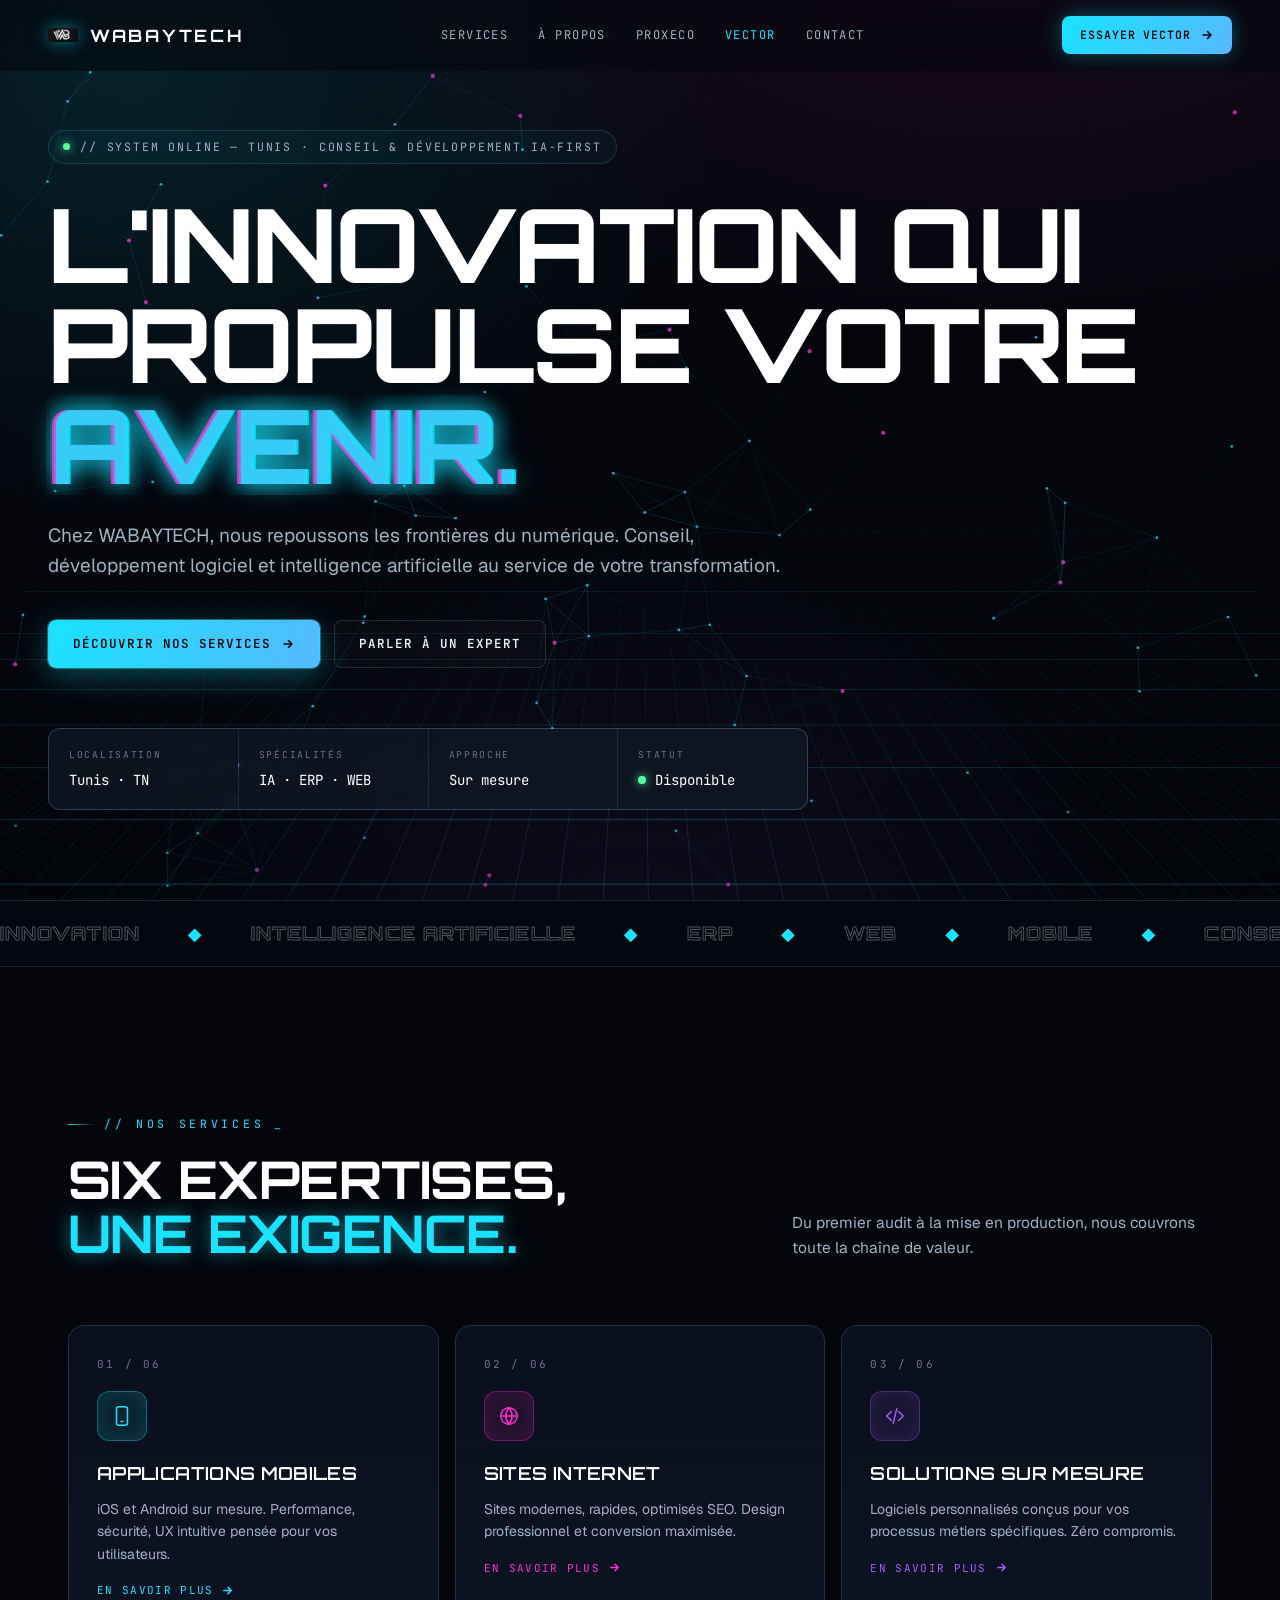
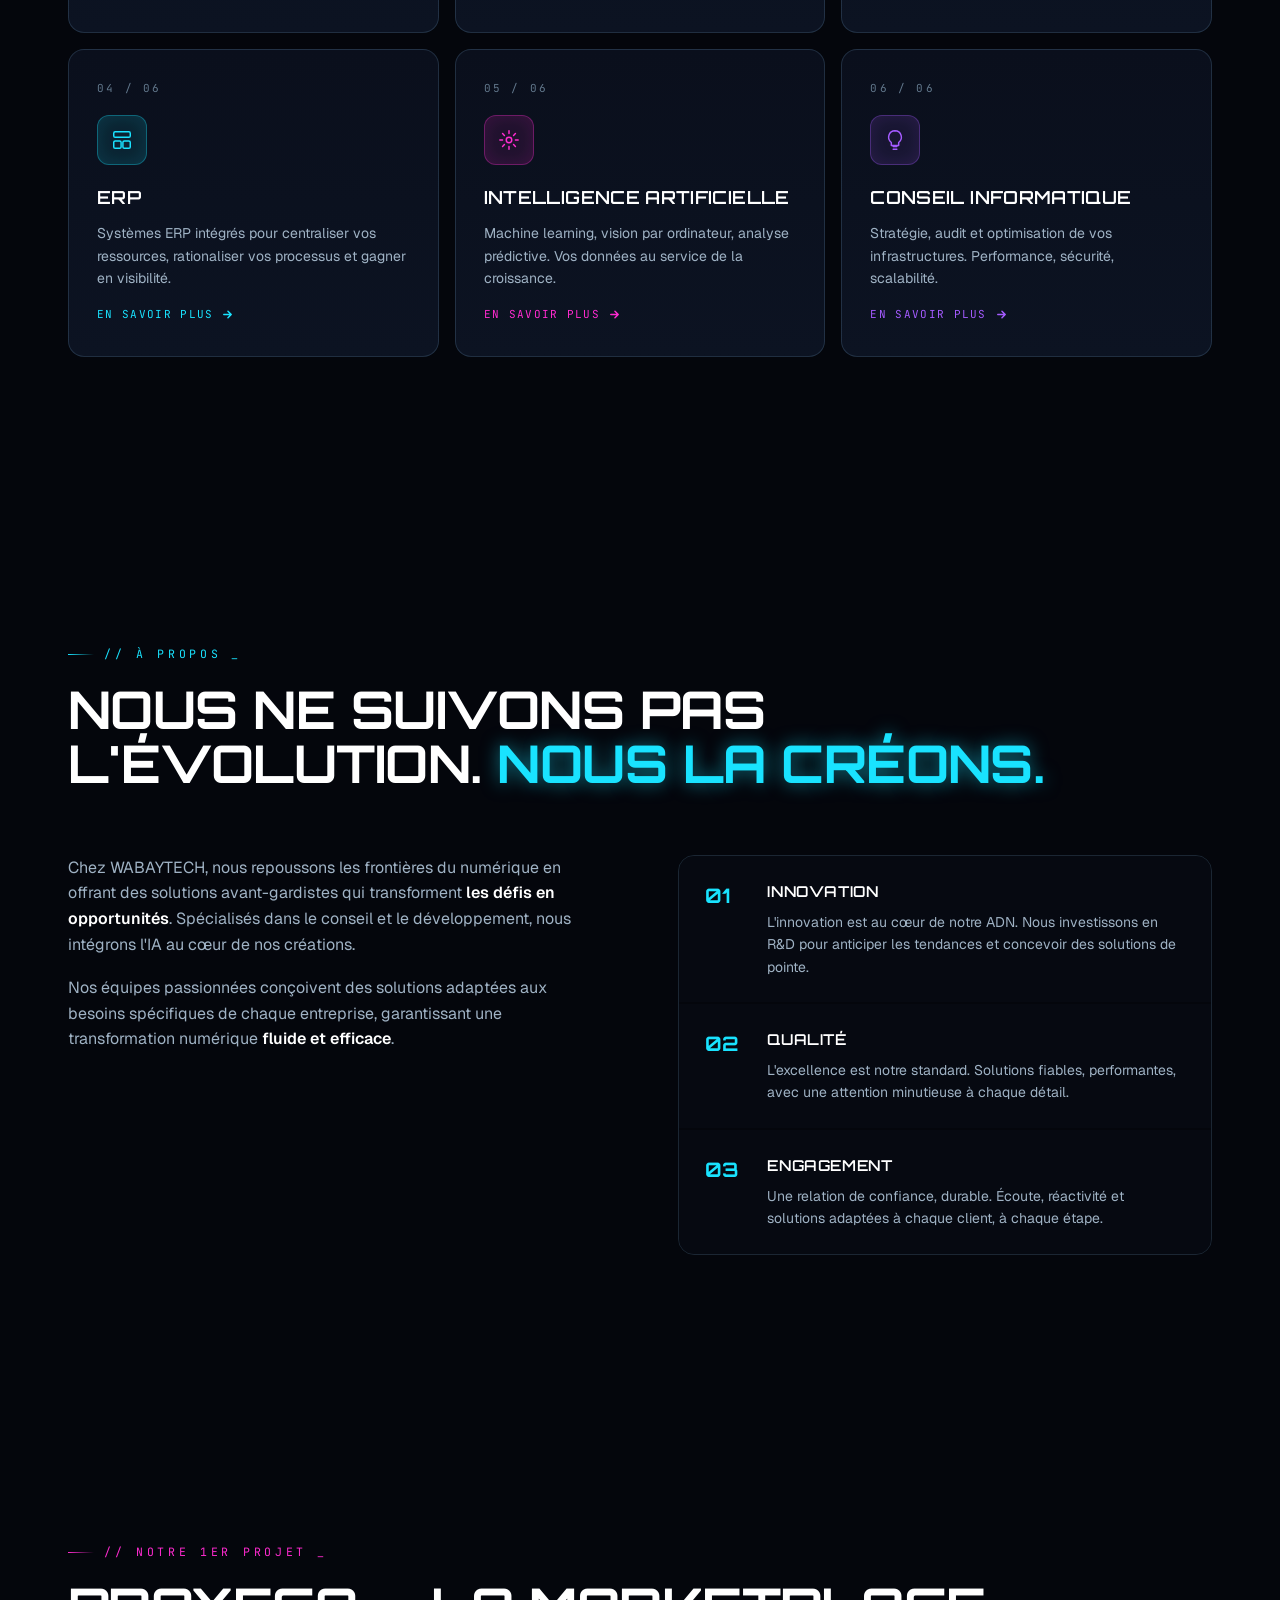
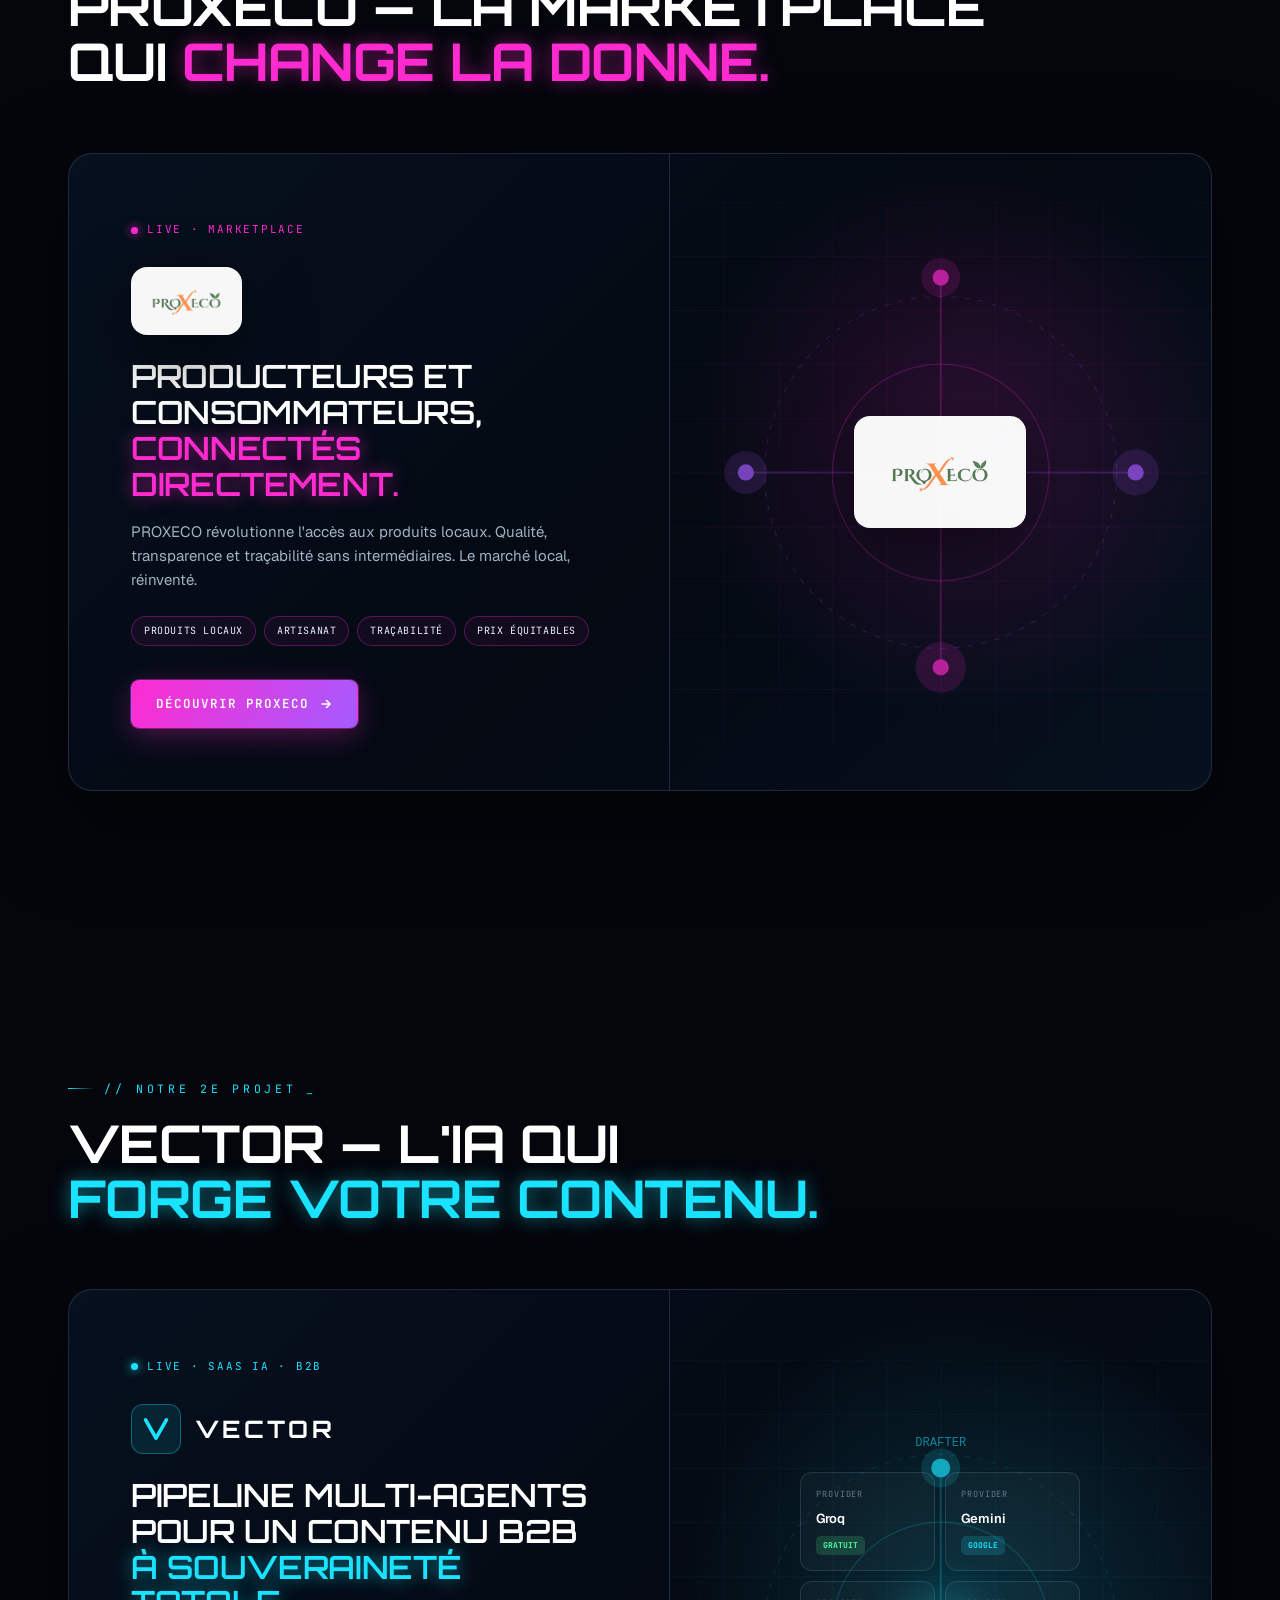
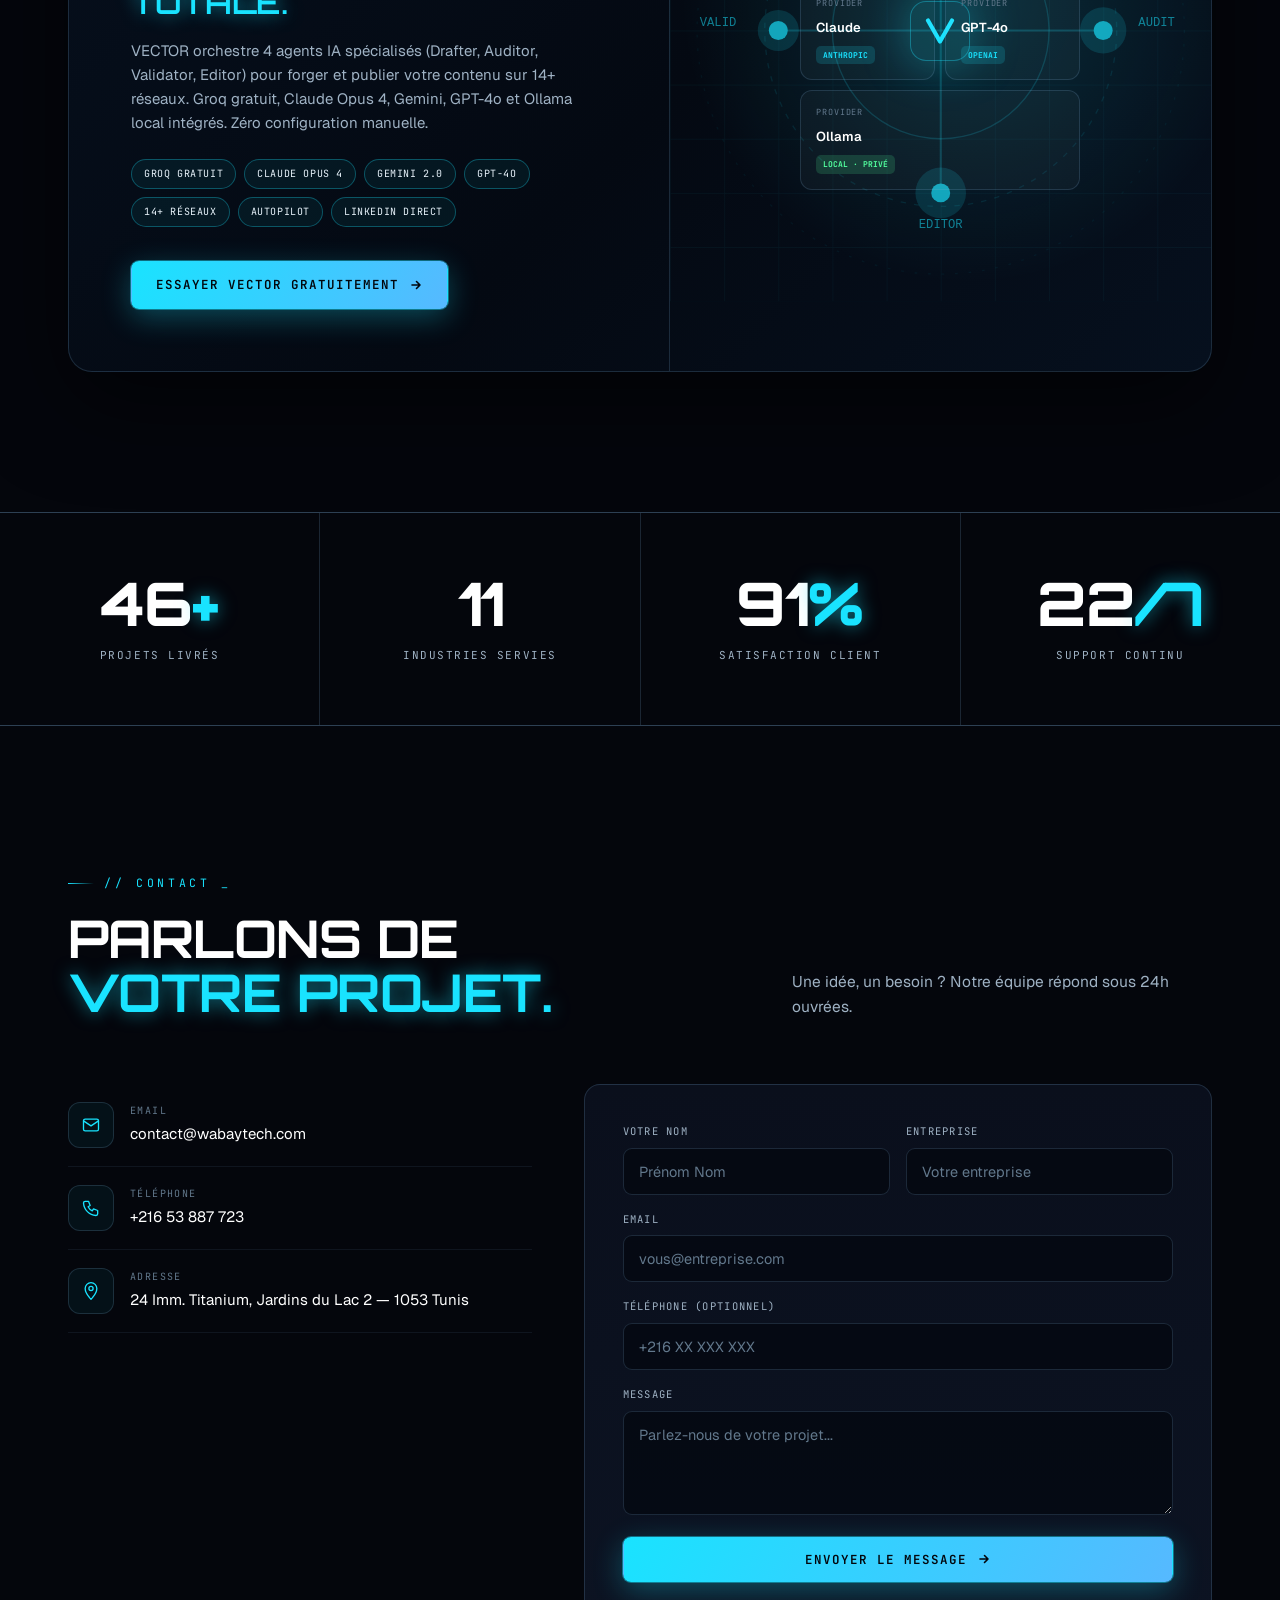
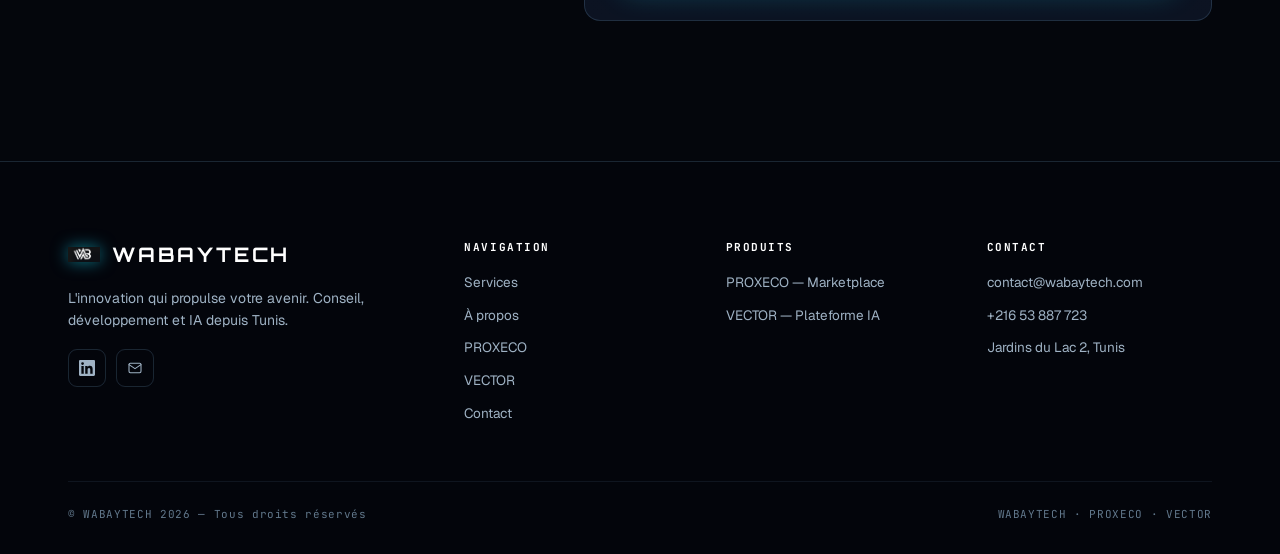
<file: index.html>
<!doctype html>
<html lang="fr">
<head>
<meta charset="utf-8"/>
<meta name="viewport" content="width=device-width,initial-scale=1"/>
<title>WABAYTECH — Innovation IA-first depuis Tunis</title>
<meta name="description" content="WABAYTECH — Conseil, développement logiciel et intelligence artificielle depuis Tunis. Experts IA, ERP, mobile et web sur mesure."/>
<meta name="robots" content="index, follow"/>
<link rel="canonical" href="https://wabaytech.com"/>

<!-- Open Graph -->
<meta property="og:type"        content="website"/>
<meta property="og:url"         content="https://wabaytech.com"/>
<meta property="og:title"       content="WABAYTECH — Innovation IA-first depuis Tunis"/>
<meta property="og:description" content="Conseil, développement logiciel et intelligence artificielle. Experts IA, ERP, mobile et web sur mesure depuis Tunis."/>
<meta property="og:image"       content="https://wabaytech.com/assets/wab-logo.png"/>
<meta name="twitter:card"       content="summary_large_image"/>
<meta name="twitter:title"      content="WABAYTECH — Innovation IA-first"/>
<meta name="twitter:description"content="Conseil, développement logiciel et IA depuis Tunis."/>
<meta name="theme-color" content="#04060c"/>

<link rel="icon" type="image/svg+xml" href="data:image/svg+xml,<svg xmlns='http://www.w3.org/2000/svg' viewBox='0 0 32 32'><rect width='32' height='32' rx='8' fill='%2304060c'/><path d='M6 8L16 24L26 8' stroke='%2319e3ff' stroke-width='3.5' stroke-linecap='round' stroke-linejoin='round' fill='none'/></svg>"/>

<link rel="preconnect" href="https://fonts.googleapis.com"/>
<link rel="preconnect" href="https://fonts.gstatic.com" crossorigin/>
<link href="https://fonts.googleapis.com/css2?family=Orbitron:wght@500;600;700;800;900&family=Geist:wght@300;400;500;600;700&family=JetBrains+Mono:wght@400;500;600&display=swap" rel="stylesheet"/>
<link rel="stylesheet" href="styles.css"/>
</head>
<body>

<!-- ── Background FX layers ─────────────────────────────────────── -->
<div id="bgfx" aria-hidden="true"></div>
<canvas id="bgcanvas" aria-hidden="true"></canvas>
<div class="gridfloor" aria-hidden="true"></div>
<div class="scanlines" aria-hidden="true"></div>
<div class="vignette" aria-hidden="true"></div>

<!-- ── Navigation ───────────────────────────────────────────────── -->
<nav class="nav" id="nav">
  <a href="#top" class="nav-logo" onclick="go(event,'top')">
    <img src="assets/wab-logo.png" alt="WABAYTECH" loading="eager"/>
    <span class="nav-logo-text">WABAYTECH</span>
  </a>

  <button class="nav-hamburger" id="ham" aria-label="Menu" onclick="toggleMenu()">
    <span></span><span></span><span></span>
  </button>

  <div class="nav-links" id="nav-links">
    <a href="#services" onclick="go(event,'services');closeMenu()">Services</a>
    <a href="#apropos"  onclick="go(event,'apropos');closeMenu()">À propos</a>
    <a href="#proxeco"  onclick="go(event,'proxeco');closeMenu()">PROXECO</a>
    <a href="#vector"   onclick="go(event,'vector');closeMenu()"  class="nav-v">VECTOR</a>
    <a href="#contact"  onclick="go(event,'contact');closeMenu()">Contact</a>
  </div>

  <a href="https://vector-wabaytech.vercel.app" target="_blank" rel="noopener noreferrer" class="nav-cta">
    Essayer VECTOR
    <svg width="14" height="14" viewBox="0 0 14 14" fill="none" stroke="currentColor" stroke-width="1.6" stroke-linecap="round" stroke-linejoin="round"><path d="M3 7h8M7.5 3.5L11 7l-3.5 3.5"/></svg>
  </a>
</nav>

<!-- ── Hero ─────────────────────────────────────────────────────── -->
<section id="top" class="hero">
  <div class="hero-inner">
    <div class="hero-pill reveal">
      <span class="dot"></span>
      <span>// SYSTEM ONLINE — Tunis · Conseil &amp; développement IA-first</span>
    </div>

    <h1 class="reveal">L'innovation qui<br/>propulse votre<br/><span class="accent glitch" data-text="avenir.">avenir.</span></h1>

    <p class="hero-sub reveal">Chez WABAYTECH, nous repoussons les frontières du numérique. Conseil, développement logiciel et intelligence artificielle au service de votre transformation.</p>

    <div class="hero-actions reveal">
      <a href="#services" class="btn btn-primary" onclick="go(event,'services')">
        Découvrir nos services
        <svg width="14" height="14" viewBox="0 0 14 14" fill="none" stroke="currentColor" stroke-width="1.6" stroke-linecap="round" stroke-linejoin="round"><path d="M3 7h8M7.5 3.5L11 7l-3.5 3.5"/></svg>
      </a>
      <a href="#contact" class="btn btn-ghost" onclick="go(event,'contact')">Parler à un expert</a>
    </div>

    <div class="hero-hud reveal">
      <div class="cell"><div class="k">Localisation</div><div class="v">Tunis · TN</div></div>
      <div class="cell"><div class="k">Spécialités</div><div class="v">IA · ERP · WEB</div></div>
      <div class="cell"><div class="k">Approche</div><div class="v">Sur mesure</div></div>
      <div class="cell"><div class="k">Statut</div><div class="v"><span class="live"></span>Disponible</div></div>
    </div>
  </div>
</section>

<!-- ── Marquee ──────────────────────────────────────────────────── -->
<div class="marquee" aria-hidden="true"><div class="marquee-track">
  <span class="marquee-item">Innovation</span><span class="marquee-item">Intelligence Artificielle</span>
  <span class="marquee-item">ERP</span><span class="marquee-item">Web</span>
  <span class="marquee-item">Mobile</span><span class="marquee-item">Conseil</span>
  <span class="marquee-item">Sur mesure</span><span class="marquee-item">Performance</span>
  <span class="marquee-item">Innovation</span><span class="marquee-item">Intelligence Artificielle</span>
  <span class="marquee-item">ERP</span><span class="marquee-item">Web</span>
  <span class="marquee-item">Mobile</span><span class="marquee-item">Conseil</span>
  <span class="marquee-item">Sur mesure</span><span class="marquee-item">Performance</span>
</div></div>

<!-- ── Services ─────────────────────────────────────────────────── -->
<section id="services" class="section"><div class="container">
  <div class="section-head">
    <div>
      <div class="eyebrow reveal">// Nos services</div>
      <h2 class="section-title reveal">Six expertises,<br/><em>une exigence.</em></h2>
    </div>
    <p class="section-lede reveal">Du premier audit à la mise en production, nous couvrons toute la chaîne de valeur.</p>
  </div>
  <div class="services-grid">

    <div class="svc reveal" style="--sc:var(--cyan)" onmousemove="spot(this,event)">
      <div class="svc-num">01 / 06</div>
      <div class="svc-icon"><svg width="22" height="22" viewBox="0 0 24 24" fill="none" stroke="currentColor" stroke-width="1.6" stroke-linecap="round" stroke-linejoin="round"><rect x="6" y="2" width="12" height="20" rx="2.5"/><path d="M11 18h2"/></svg></div>
      <h3>Applications Mobiles</h3>
      <p>iOS et Android sur mesure. Performance, sécurité, UX intuitive pensée pour vos utilisateurs.</p>
      <button type="button" class="svc-more" onclick="expandCard(this.closest('.svc'))">En savoir plus <svg width="13" height="13" viewBox="0 0 14 14" fill="none" stroke="currentColor" stroke-width="1.6" stroke-linecap="round" stroke-linejoin="round"><path d="M3 7h8M7.5 3.5L11 7l-3.5 3.5"/></svg></button>
      <div class="svc-panel">
        <div class="svc-stats">
          <div class="svc-stat"><span class="svc-stat-val" data-target="95" data-suffix="%">0%</span><span class="svc-stat-label">App Store</span></div>
          <div class="svc-stat"><span class="svc-stat-val" data-target="3" data-suffix="x">0x</span><span class="svc-stat-label">Rétention</span></div>
          <div class="svc-stat"><span class="svc-stat-val" data-target="2" data-suffix="">0</span><span class="svc-stat-label">Plateformes</span></div>
        </div>
        <p class="svc-detail">Apps natives haute performance avec UX pensée pour la rétention. Livraison rapide, maintenance incluse.</p>
        <button type="button" class="svc-next" onclick="nextCard(this)">Suivant <svg width="13" height="13" viewBox="0 0 14 14" fill="none" stroke="currentColor" stroke-width="1.6" stroke-linecap="round" stroke-linejoin="round"><path d="M3 7h8M7.5 3.5L11 7l-3.5 3.5"/></svg></button>
      </div>
    </div>

    <div class="svc reveal" style="--sc:var(--magenta)" onmousemove="spot(this,event)">
      <div class="svc-num">02 / 06</div>
      <div class="svc-icon"><svg width="22" height="22" viewBox="0 0 24 24" fill="none" stroke="currentColor" stroke-width="1.6" stroke-linecap="round" stroke-linejoin="round"><circle cx="12" cy="12" r="9"/><path d="M3 12h18M12 3a14 14 0 0 1 0 18M12 3a14 14 0 0 0 0 18"/></svg></div>
      <h3>Sites Internet</h3>
      <p>Sites modernes, rapides, optimisés SEO. Design professionnel et conversion maximisée.</p>
      <button type="button" class="svc-more" onclick="expandCard(this.closest('.svc'))">En savoir plus <svg width="13" height="13" viewBox="0 0 14 14" fill="none" stroke="currentColor" stroke-width="1.6" stroke-linecap="round" stroke-linejoin="round"><path d="M3 7h8M7.5 3.5L11 7l-3.5 3.5"/></svg></button>
      <div class="svc-panel">
        <div class="svc-stats">
          <div class="svc-stat"><span class="svc-stat-val" data-target="99" data-suffix="">0</span><span class="svc-stat-label">Perf. Score</span></div>
          <div class="svc-stat"><span class="svc-stat-val" data-target="3" data-suffix="x">0x</span><span class="svc-stat-label">Trafic SEO</span></div>
          <div class="svc-stat"><span class="svc-stat-val" data-target="100" data-suffix="%">0%</span><span class="svc-stat-label">Optimisé</span></div>
        </div>
        <p class="svc-detail">Sites Jamstack ultra-rapides, Core Web Vitals au vert. Design sur mesure orienté conversion.</p>
        <button type="button" class="svc-next" onclick="nextCard(this)">Suivant <svg width="13" height="13" viewBox="0 0 14 14" fill="none" stroke="currentColor" stroke-width="1.6" stroke-linecap="round" stroke-linejoin="round"><path d="M3 7h8M7.5 3.5L11 7l-3.5 3.5"/></svg></button>
      </div>
    </div>

    <div class="svc reveal" style="--sc:var(--violet)" onmousemove="spot(this,event)">
      <div class="svc-num">03 / 06</div>
      <div class="svc-icon"><svg width="22" height="22" viewBox="0 0 24 24" fill="none" stroke="currentColor" stroke-width="1.6" stroke-linecap="round" stroke-linejoin="round"><path d="M8 7l-5 5 5 5M16 7l5 5-5 5M14 4l-4 16"/></svg></div>
      <h3>Solutions sur Mesure</h3>
      <p>Logiciels personnalisés conçus pour vos processus métiers spécifiques. Zéro compromis.</p>
      <button type="button" class="svc-more" onclick="expandCard(this.closest('.svc'))">En savoir plus <svg width="13" height="13" viewBox="0 0 14 14" fill="none" stroke="currentColor" stroke-width="1.6" stroke-linecap="round" stroke-linejoin="round"><path d="M3 7h8M7.5 3.5L11 7l-3.5 3.5"/></svg></button>
      <div class="svc-panel">
        <div class="svc-stats">
          <div class="svc-stat"><span class="svc-stat-val" data-target="100" data-suffix="%">0%</span><span class="svc-stat-label">Adapté métier</span></div>
          <div class="svc-stat"><span class="svc-stat-val" data-target="2" data-suffix="x">0x</span><span class="svc-stat-label">Productivité</span></div>
          <div class="svc-stat"><span class="svc-stat-val" data-target="0" data-suffix="">0</span><span class="svc-stat-label">Compromis</span></div>
        </div>
        <p class="svc-detail">Architecture sur mesure, intégration avec vos outils existants. Accompagnement de A à Z.</p>
        <button type="button" class="svc-next" onclick="nextCard(this)">Suivant <svg width="13" height="13" viewBox="0 0 14 14" fill="none" stroke="currentColor" stroke-width="1.6" stroke-linecap="round" stroke-linejoin="round"><path d="M3 7h8M7.5 3.5L11 7l-3.5 3.5"/></svg></button>
      </div>
    </div>

    <div class="svc reveal" style="--sc:var(--cyan)" onmousemove="spot(this,event)">
      <div class="svc-num">04 / 06</div>
      <div class="svc-icon"><svg width="22" height="22" viewBox="0 0 24 24" fill="none" stroke="currentColor" stroke-width="1.6" stroke-linecap="round" stroke-linejoin="round"><rect x="3" y="3" width="18" height="6" rx="1.5"/><rect x="3" y="13" width="8" height="8" rx="1.5"/><rect x="13" y="13" width="8" height="8" rx="1.5"/></svg></div>
      <h3>ERP</h3>
      <p>Systèmes ERP intégrés pour centraliser vos ressources, rationaliser vos processus et gagner en visibilité.</p>
      <button type="button" class="svc-more" onclick="expandCard(this.closest('.svc'))">En savoir plus <svg width="13" height="13" viewBox="0 0 14 14" fill="none" stroke="currentColor" stroke-width="1.6" stroke-linecap="round" stroke-linejoin="round"><path d="M3 7h8M7.5 3.5L11 7l-3.5 3.5"/></svg></button>
      <div class="svc-panel">
        <div class="svc-stats">
          <div class="svc-stat"><span class="svc-stat-val" data-target="40" data-suffix="%">0%</span><span class="svc-stat-label">Coûts réduits</span></div>
          <div class="svc-stat"><span class="svc-stat-val" data-target="3" data-suffix="x">0x</span><span class="svc-stat-label">Visibilité</span></div>
          <div class="svc-stat"><span class="svc-stat-val" data-target="100" data-suffix="%">0%</span><span class="svc-stat-label">Intégré</span></div>
        </div>
        <p class="svc-detail">Finance, RH, stock, production — tout centralisé. Tableau de bord temps réel, décisions data-driven.</p>
        <button type="button" class="svc-next" onclick="nextCard(this)">Suivant <svg width="13" height="13" viewBox="0 0 14 14" fill="none" stroke="currentColor" stroke-width="1.6" stroke-linecap="round" stroke-linejoin="round"><path d="M3 7h8M7.5 3.5L11 7l-3.5 3.5"/></svg></button>
      </div>
    </div>

    <div class="svc reveal" style="--sc:var(--magenta)" onmousemove="spot(this,event)">
      <div class="svc-num">05 / 06</div>
      <div class="svc-icon"><svg width="22" height="22" viewBox="0 0 24 24" fill="none" stroke="currentColor" stroke-width="1.6" stroke-linecap="round" stroke-linejoin="round"><circle cx="12" cy="12" r="3"/><path d="M12 2v3M12 19v3M2 12h3M19 12h3M5 5l2 2M17 17l2 2M5 19l2-2M17 7l2-2"/></svg></div>
      <h3>Intelligence Artificielle</h3>
      <p>Machine learning, vision par ordinateur, analyse prédictive. Vos données au service de la croissance.</p>
      <button type="button" class="svc-more" onclick="expandCard(this.closest('.svc'))">En savoir plus <svg width="13" height="13" viewBox="0 0 14 14" fill="none" stroke="currentColor" stroke-width="1.6" stroke-linecap="round" stroke-linejoin="round"><path d="M3 7h8M7.5 3.5L11 7l-3.5 3.5"/></svg></button>
      <div class="svc-panel">
        <div class="svc-stats">
          <div class="svc-stat"><span class="svc-stat-val" data-target="10" data-suffix="x">0x</span><span class="svc-stat-label">Plus rapide</span></div>
          <div class="svc-stat"><span class="svc-stat-val" data-target="67" data-suffix="%">0%</span><span class="svc-stat-label">Économies</span></div>
          <div class="svc-stat"><span class="svc-stat-val" data-target="5" data-suffix="">0</span><span class="svc-stat-label">Modèles IA</span></div>
        </div>
        <p class="svc-detail">ML, NLP, vision par ordinateur. Modèles entraînés sur vos données pour un avantage compétitif réel.</p>
        <button type="button" class="svc-next" onclick="nextCard(this)">Suivant <svg width="13" height="13" viewBox="0 0 14 14" fill="none" stroke="currentColor" stroke-width="1.6" stroke-linecap="round" stroke-linejoin="round"><path d="M3 7h8M7.5 3.5L11 7l-3.5 3.5"/></svg></button>
      </div>
    </div>

    <div class="svc reveal" style="--sc:var(--violet)" onmousemove="spot(this,event)">
      <div class="svc-num">06 / 06</div>
      <div class="svc-icon"><svg width="22" height="22" viewBox="0 0 24 24" fill="none" stroke="currentColor" stroke-width="1.6" stroke-linecap="round" stroke-linejoin="round"><path d="M12 2a7 7 0 0 0-4 12.7V18h8v-3.3A7 7 0 0 0 12 2zM10 22h4M10 19h4"/></svg></div>
      <h3>Conseil Informatique</h3>
      <p>Stratégie, audit et optimisation de vos infrastructures. Performance, sécurité, scalabilité.</p>
      <button type="button" class="svc-more" onclick="expandCard(this.closest('.svc'))">En savoir plus <svg width="13" height="13" viewBox="0 0 14 14" fill="none" stroke="currentColor" stroke-width="1.6" stroke-linecap="round" stroke-linejoin="round"><path d="M3 7h8M7.5 3.5L11 7l-3.5 3.5"/></svg></button>
      <div class="svc-panel">
        <div class="svc-stats">
          <div class="svc-stat"><span class="svc-stat-val" data-target="99" data-suffix="%">0%</span><span class="svc-stat-label">Uptime</span></div>
          <div class="svc-stat"><span class="svc-stat-val" data-target="50" data-suffix="%">0%</span><span class="svc-stat-label">Sécurité+</span></div>
          <div class="svc-stat"><span class="svc-stat-val" data-target="24" data-suffix="/7">0</span><span class="svc-stat-label">Support</span></div>
        </div>
        <p class="svc-detail">Audit complet, feuille de route, optimisation continue. Votre infrastructure au meilleur niveau.</p>
        <button type="button" class="svc-next" onclick="nextCard(this)">Recommencer <svg width="13" height="13" viewBox="0 0 14 14" fill="none" stroke="currentColor" stroke-width="1.6" stroke-linecap="round" stroke-linejoin="round"><path d="M3 7h8M7.5 3.5L11 7l-3.5 3.5"/></svg></button>
      </div>
    </div>

  </div>
</div></section>

<!-- ── À propos ─────────────────────────────────────────────────── -->
<section id="apropos" class="section"><div class="container">
  <div class="section-head">
    <div>
      <div class="eyebrow reveal">// À propos</div>
      <h2 class="section-title reveal">Nous ne suivons pas<br/>l'évolution. <em>Nous la créons.</em></h2>
    </div>
  </div>
  <div class="about">
    <div class="about-copy reveal">
      <p>Chez WABAYTECH, nous repoussons les frontières du numérique en offrant des solutions avant-gardistes qui transforment <strong>les défis en opportunités</strong>. Spécialisés dans le conseil et le développement, nous intégrons l'IA au cœur de nos créations.</p>
      <p>Nos équipes passionnées conçoivent des solutions adaptées aux besoins spécifiques de chaque entreprise, garantissant une transformation numérique <strong>fluide et efficace</strong>.</p>
    </div>
    <div class="values">
      <div class="value-row reveal">
        <div class="value-num">01</div>
        <div><h3 class="value-name">Innovation</h3><p class="value-text">L'innovation est au cœur de notre ADN. Nous investissons en R&amp;D pour anticiper les tendances et concevoir des solutions de pointe.</p></div>
      </div>
      <div class="value-row reveal">
        <div class="value-num">02</div>
        <div><h3 class="value-name">Qualité</h3><p class="value-text">L'excellence est notre standard. Solutions fiables, performantes, avec une attention minutieuse à chaque détail.</p></div>
      </div>
      <div class="value-row reveal">
        <div class="value-num">03</div>
        <div><h3 class="value-name">Engagement</h3><p class="value-text">Une relation de confiance, durable. Écoute, réactivité et solutions adaptées à chaque client, à chaque étape.</p></div>
      </div>
    </div>
  </div>
</div></section>

<!-- ── PROXECO ──────────────────────────────────────────────────── -->
<section id="proxeco" class="section"><div class="container">
  <div class="section-head">
    <div>
      <div class="eyebrow reveal" style="--accent:var(--magenta)">// Notre 1er projet</div>
      <h2 class="section-title reveal" style="--accent:var(--magenta)">PROXECO — la marketplace<br/>qui <em style="color:var(--magenta);text-shadow:0 0 18px rgba(255,43,208,.5)">change la donne.</em></h2>
    </div>
  </div>
  <div class="panel magenta reveal"><div class="panel-grid">
    <div class="panel-copy">
      <div>
        <div class="panel-tag">Live · Marketplace</div>
        <div class="panel-logo"><div class="proxeco-logo-float" style="padding:14px 20px"><img src="assets/proxeco-logo.png" alt="PROXECO" style="height:40px;width:auto"/></div></div>
        <h3>Producteurs et consommateurs,<br/><em>connectés directement.</em></h3>
        <p class="panel-desc">PROXECO révolutionne l'accès aux produits locaux. Qualité, transparence et traçabilité sans intermédiaires. Le marché local, réinventé.</p>
        <div class="chips"><span>Produits locaux</span><span>Artisanat</span><span>Traçabilité</span><span>Prix équitables</span></div>
      </div>
      <a href="https://proxeco.tn" target="_blank" rel="noopener noreferrer" class="btn btn-magenta panel-cta">
        Découvrir PROXECO
        <svg width="14" height="14" viewBox="0 0 14 14" fill="none" stroke="currentColor" stroke-width="1.6" stroke-linecap="round" stroke-linejoin="round"><path d="M3 7h8M7.5 3.5L11 7l-3.5 3.5"/></svg>
      </a>
    </div>
    <div class="panel-visual">
      <svg class="ring" viewBox="0 0 400 400" width="100%" height="100%" style="position:absolute;inset:0">
        <defs><pattern id="px-g" width="40" height="40" patternUnits="userSpaceOnUse"><path d="M40 0H0V40" fill="none" stroke="rgba(255,43,208,.10)" stroke-width="1"/></pattern></defs>
        <rect width="400" height="400" fill="url(#px-g)"/>
        <circle cx="200" cy="200" r="80"  fill="none" stroke="rgba(255,43,208,.30)" stroke-width="1"/>
        <circle cx="200" cy="200" r="130" fill="none" stroke="rgba(164,91,255,.22)" stroke-width="1" stroke-dasharray="4 6"/>
        <line x1="200" y1="200" x2="200" y2="56" stroke="#ff2bd0" stroke-opacity=".3" stroke-width="1.5"/><circle cx="200" cy="56" r="6" fill="#ff2bd0"/><circle cx="200" cy="56" r="14" fill="#ff2bd0" opacity=".2"><animate attributeName="r" values="14;24;14" dur="2.4s" repeatCount="indefinite"/></circle>
        <line x1="200" y1="200" x2="344" y2="200" stroke="#a45bff" stroke-opacity=".3" stroke-width="1.5"/><circle cx="344" cy="200" r="6" fill="#a45bff"/><circle cx="344" cy="200" r="14" fill="#a45bff" opacity=".2"><animate attributeName="r" values="14;24;14" dur="2.9s" repeatCount="indefinite"/></circle>
        <line x1="200" y1="200" x2="200" y2="344" stroke="#ff2bd0" stroke-opacity=".3" stroke-width="1.5"/><circle cx="200" cy="344" r="6" fill="#ff2bd0"/><circle cx="200" cy="344" r="14" fill="#ff2bd0" opacity=".2"><animate attributeName="r" values="14;24;14" dur="3.2s" repeatCount="indefinite"/></circle>
        <line x1="200" y1="200" x2="56" y2="200" stroke="#a45bff" stroke-opacity=".3" stroke-width="1.5"/><circle cx="56" cy="200" r="6" fill="#a45bff"/><circle cx="56" cy="200" r="14" fill="#a45bff" opacity=".2"><animate attributeName="r" values="14;24;14" dur="2.7s" repeatCount="indefinite"/></circle>
      </svg>
      <div class="proxeco-logo-float"><img src="assets/proxeco-logo.png" alt="PROXECO" style="height:56px;width:auto"/></div>
    </div>
  </div></div>
</div></section>

<!-- ── VECTOR ───────────────────────────────────────────────────── -->
<section id="vector" class="section"><div class="container">
  <div class="section-head">
    <div>
      <div class="eyebrow reveal">// Notre 2e projet</div>
      <h2 class="section-title reveal">VECTOR — l'IA qui<br/><em>forge votre contenu.</em></h2>
    </div>
  </div>
  <div class="panel reveal"><div class="panel-grid">
    <div class="panel-copy">
      <div>
        <div class="panel-tag">Live · SaaS IA · B2B</div>
        <div class="panel-logo">
          <div class="mark"><svg viewBox="0 0 20 18" fill="none" width="26" height="26"><path d="M2 2L10 16L18 2" stroke="#19e3ff" stroke-width="2.8" stroke-linecap="round" stroke-linejoin="round"/></svg></div>
          <span class="name">VECTOR</span>
        </div>
        <h3>Pipeline multi-agents pour un contenu B2B <em>à souveraineté totale.</em></h3>
        <p class="panel-desc">VECTOR orchestre 4 agents IA spécialisés (Drafter, Auditor, Validator, Editor) pour forger et publier votre contenu sur 14+ réseaux. Groq gratuit, Claude Opus 4, Gemini, GPT-4o et Ollama local intégrés. Zéro configuration manuelle.</p>
        <div class="chips"><span>Groq Gratuit</span><span>Claude Opus 4</span><span>Gemini 2.0</span><span>GPT-4o</span><span>14+ réseaux</span><span>Autopilot</span><span>LinkedIn Direct</span></div>
      </div>
      <a href="https://vector-wabaytech.vercel.app" target="_blank" rel="noopener noreferrer" class="btn btn-primary panel-cta">
        Essayer VECTOR gratuitement
        <svg width="14" height="14" viewBox="0 0 14 14" fill="none" stroke="currentColor" stroke-width="1.6" stroke-linecap="round" stroke-linejoin="round"><path d="M3 7h8M7.5 3.5L11 7l-3.5 3.5"/></svg>
      </a>
    </div>
    <div class="panel-visual">
      <svg class="ring" viewBox="0 0 400 400" width="100%" height="100%" style="position:absolute;inset:0">
        <defs><pattern id="vt-g" width="40" height="40" patternUnits="userSpaceOnUse"><path d="M40 0H0V40" fill="none" stroke="rgba(25,227,255,.08)" stroke-width="1"/></pattern></defs>
        <rect width="400" height="400" fill="url(#vt-g)"/>
        <circle cx="200" cy="200" r="80"  fill="none" stroke="rgba(25,227,255,.24)" stroke-width="1"/>
        <circle cx="200" cy="200" r="130" fill="none" stroke="rgba(25,227,255,.14)" stroke-width="1" stroke-dasharray="4 6"/>
        <circle cx="200" cy="200" r="180" fill="none" stroke="rgba(25,227,255,.07)" stroke-width="1" stroke-dasharray="2 8"/>
        <line x1="200" y1="200" x2="200" y2="80" stroke="#19e3ff" stroke-opacity=".28" stroke-width="1.5"/><circle cx="200" cy="80" r="7" fill="#19e3ff"/><circle cx="200" cy="80" r="14" fill="#19e3ff" opacity=".2"><animate attributeName="r" values="14;24;14" dur="2.4s" repeatCount="indefinite"/></circle><text x="200" y="64" text-anchor="middle" fill="rgba(25,227,255,.75)" font-family="monospace" font-size="9">DRAFTER</text>
        <line x1="200" y1="200" x2="320" y2="200" stroke="#19e3ff" stroke-opacity=".28" stroke-width="1.5"/><circle cx="320" cy="200" r="7" fill="#19e3ff"/><circle cx="320" cy="200" r="14" fill="#19e3ff" opacity=".2"><animate attributeName="r" values="14;24;14" dur="2.9s" repeatCount="indefinite"/></circle><text x="346" y="197" fill="rgba(25,227,255,.75)" font-family="monospace" font-size="9">AUDIT</text>
        <line x1="200" y1="200" x2="200" y2="320" stroke="#19e3ff" stroke-opacity=".28" stroke-width="1.5"/><circle cx="200" cy="320" r="7" fill="#19e3ff"/><circle cx="200" cy="320" r="14" fill="#19e3ff" opacity=".2"><animate attributeName="r" values="14;24;14" dur="3.2s" repeatCount="indefinite"/></circle><text x="200" y="346" text-anchor="middle" fill="rgba(25,227,255,.75)" font-family="monospace" font-size="9">EDITOR</text>
        <line x1="200" y1="200" x2="80" y2="200" stroke="#19e3ff" stroke-opacity=".28" stroke-width="1.5"/><circle cx="80" cy="200" r="7" fill="#19e3ff"/><circle cx="80" cy="200" r="14" fill="#19e3ff" opacity=".2"><animate attributeName="r" values="14;24;14" dur="2.6s" repeatCount="indefinite"/></circle><text x="22" y="197" fill="rgba(25,227,255,.75)" font-family="monospace" font-size="9">VALID</text>
      </svg>
      <div class="panel-center"><svg viewBox="0 0 20 18" fill="none" width="30" height="30"><path d="M2 2L10 16L18 2" stroke="#19e3ff" stroke-width="2.8" stroke-linecap="round" stroke-linejoin="round"/></svg></div>
      <div class="providers">
        <div class="pcard"><div class="lab">Provider</div><div class="nm">Groq</div><span class="badge free">Gratuit</span></div>
        <div class="pcard"><div class="lab">Provider</div><div class="nm">Gemini</div><span class="badge pro">Google</span></div>
        <div class="pcard"><div class="lab">Provider</div><div class="nm">Claude</div><span class="badge pro">Anthropic</span></div>
        <div class="pcard"><div class="lab">Provider</div><div class="nm">GPT-4o</div><span class="badge pro">OpenAI</span></div>
        <div class="pcard" style="grid-column:1/-1"><div class="lab">Provider</div><div class="nm">Ollama</div><span class="badge free">Local · Privé</span></div>
      </div>
    </div>
  </div></div>
</div></section>

<!-- ── Stats ────────────────────────────────────────────────────── -->
<section class="section" style="padding:0"><div class="stats">
  <div class="stat reveal"><div class="stat-num"><span class="stat-count" data-target="50">0</span><em>+</em></div><div class="stat-label">Projets livrés</div></div>
  <div class="stat reveal"><div class="stat-num"><span class="stat-count" data-target="12">0</span></div><div class="stat-label">Industries servies</div></div>
  <div class="stat reveal"><div class="stat-num"><span class="stat-count" data-target="98">0</span><em>%</em></div><div class="stat-label">Satisfaction client</div></div>
  <div class="stat reveal"><div class="stat-num"><span class="stat-count" data-target="24">0</span><em>/7</em></div><div class="stat-label">Support continu</div></div>
</div></section>

<!-- ── Contact ──────────────────────────────────────────────────── -->
<section id="contact" class="section"><div class="container">
  <div class="section-head">
    <div>
      <div class="eyebrow reveal">// Contact</div>
      <h2 class="section-title reveal">Parlons de<br/><em>votre projet.</em></h2>
    </div>
    <p class="section-lede reveal">Une idée, un besoin ? Notre équipe répond sous 24h ouvrées.</p>
  </div>
  <div class="contact-grid">
    <div class="contact-info reveal">
      <a class="contact-item" href="mailto:contact@wabaytech.com">
        <div class="contact-icon"><svg width="20" height="20" viewBox="0 0 24 24" fill="none" stroke="currentColor" stroke-width="1.6" stroke-linecap="round" stroke-linejoin="round"><rect x="3" y="5" width="18" height="14" rx="2"/><path d="M3 7l9 6 9-6"/></svg></div>
        <div><div class="contact-label">Email</div><div class="contact-value">contact@wabaytech.com</div></div>
      </a>
      <a class="contact-item" href="tel:+21653887723">
        <div class="contact-icon"><svg width="20" height="20" viewBox="0 0 24 24" fill="none" stroke="currentColor" stroke-width="1.6" stroke-linecap="round" stroke-linejoin="round"><path d="M5 4h4l2 5-2.5 1.5a11 11 0 0 0 5 5L15 13l5 2v4a2 2 0 0 1-2 2A16 16 0 0 1 3 6a2 2 0 0 1 2-2z"/></svg></div>
        <div><div class="contact-label">Téléphone</div><div class="contact-value">+216 53 887 723</div></div>
      </a>
      <div class="contact-item">
        <div class="contact-icon"><svg width="20" height="20" viewBox="0 0 24 24" fill="none" stroke="currentColor" stroke-width="1.6" stroke-linecap="round" stroke-linejoin="round"><path d="M12 22s7-7.5 7-13a7 7 0 0 0-14 0c0 5.5 7 13 7 13z"/><circle cx="12" cy="9" r="2.5"/></svg></div>
        <div><div class="contact-label">Adresse</div><div class="contact-value">24 Imm. Titanium, Jardins du Lac 2 — 1053 Tunis</div></div>
      </div>
    </div>

    <form class="form reveal" id="cform">
      <div class="form-row">
        <div class="field"><label>Votre nom</label><input type="text" placeholder="Prénom Nom" required/></div>
        <div class="field"><label>Entreprise</label><input type="text" placeholder="Votre entreprise"/></div>
      </div>
      <div class="field"><label>Email</label><input type="email" placeholder="vous@entreprise.com" required/></div>
      <div class="field"><label>Téléphone (optionnel)</label><input type="tel" placeholder="+216 XX XXX XXX"/></div>
      <div class="field"><label>Message</label><textarea rows="4" placeholder="Parlez-nous de votre projet..." required></textarea></div>
      <button type="submit" class="btn btn-primary" id="fbtn">
        Envoyer le message
        <svg width="14" height="14" viewBox="0 0 14 14" fill="none" stroke="currentColor" stroke-width="1.6" stroke-linecap="round" stroke-linejoin="round"><path d="M3 7h8M7.5 3.5L11 7l-3.5 3.5"/></svg>
      </button>
    </form>
  </div>
</div></section>

<!-- ── Footer ───────────────────────────────────────────────────── -->
<footer class="footer"><div class="container">
  <div class="footer-top">
    <div>
      <div class="footer-brand">
        <img src="assets/wab-logo.png" alt="WABAYTECH"/>
        <span class="nm">WABAYTECH</span>
      </div>
      <p class="footer-tag">L'innovation qui propulse votre avenir. Conseil, développement et IA depuis Tunis.</p>
      <div class="footer-social">
        <a href="https://www.linkedin.com/company/wabaytech" target="_blank" rel="noopener noreferrer" title="LinkedIn WABAYTECH" aria-label="LinkedIn">
          <svg width="16" height="16" viewBox="0 0 24 24" fill="currentColor"><path d="M20.447 20.452h-3.554v-5.569c0-1.328-.027-3.037-1.852-3.037-1.853 0-2.136 1.445-2.136 2.939v5.667H9.351V9h3.414v1.561h.046c.477-.9 1.637-1.85 3.37-1.85 3.601 0 4.267 2.37 4.267 5.455v6.286zM5.337 7.433a2.062 2.062 0 0 1-2.063-2.065 2.064 2.064 0 1 1 2.063 2.065zm1.782 13.019H3.555V9h3.564v11.452zM22.225 0H1.771C.792 0 0 .774 0 1.729v20.542C0 23.227.792 24 1.771 24h20.451C23.2 24 24 23.227 24 22.271V1.729C24 .774 23.2 0 22.222 0h.003z"/></svg>
        </a>
        <a href="mailto:contact@wabaytech.com" title="Email" aria-label="Email">
          <svg width="16" height="16" viewBox="0 0 24 24" fill="none" stroke="currentColor" stroke-width="1.6" stroke-linecap="round" stroke-linejoin="round"><rect x="3" y="5" width="18" height="14" rx="2"/><path d="M3 7l9 6 9-6"/></svg>
        </a>
      </div>
    </div>
    <div class="footer-col">
      <h4>Navigation</h4>
      <ul>
        <li><a href="#services" onclick="go(event,'services')">Services</a></li>
        <li><a href="#apropos"  onclick="go(event,'apropos')">À propos</a></li>
        <li><a href="#proxeco"  onclick="go(event,'proxeco')">PROXECO</a></li>
        <li><a href="#vector"   onclick="go(event,'vector')">VECTOR</a></li>
        <li><a href="#contact"  onclick="go(event,'contact')">Contact</a></li>
      </ul>
    </div>
    <div class="footer-col">
      <h4>Produits</h4>
      <ul>
        <li><a href="https://proxeco.tn" target="_blank" rel="noopener noreferrer">PROXECO — Marketplace</a></li>
        <li><a href="https://vector-wabaytech.vercel.app" target="_blank" rel="noopener noreferrer">VECTOR — Plateforme IA</a></li>
      </ul>
    </div>
    <div class="footer-col">
      <h4>Contact</h4>
      <ul>
        <li><a href="mailto:contact@wabaytech.com">contact@wabaytech.com</a></li>
        <li><a href="tel:+21653887723">+216 53 887 723</a></li>
        <li>Jardins du Lac 2, Tunis</li>
      </ul>
    </div>
  </div>
  <div class="footer-bottom">
    <span>© WABAYTECH 2026 — Tous droits réservés</span>
    <span>WABAYTECH · PROXECO · VECTOR</span>
  </div>
</div></footer>

<script>
/* ── Smooth scroll ─────────────────────────────────────────────── */
function go(e,id){if(e)e.preventDefault();var el=document.getElementById(id);if(el)window.scrollTo({top:el.offsetTop-70,behavior:'smooth'});}

/* ── Nav scroll state ──────────────────────────────────────────── */
addEventListener('scroll',function(){document.getElementById('nav').classList.toggle('scrolled',scrollY>30);},{passive:true});

/* ── Mobile menu ───────────────────────────────────────────────── */
function toggleMenu(){document.getElementById('nav-links').classList.toggle('open');}
function closeMenu(){document.getElementById('nav-links').classList.remove('open');}
document.addEventListener('click',function(e){var n=document.getElementById('nav-links'),h=document.getElementById('ham');if(n.classList.contains('open')&&!n.contains(e.target)&&!h.contains(e.target))n.classList.remove('open');});

/* ── Reveal on scroll ──────────────────────────────────────────── */
var io=new IntersectionObserver(function(en){en.forEach(function(e){if(e.isIntersecting){e.target.classList.add('in');io.unobserve(e.target);}});},{threshold:.12,rootMargin:'0px 0px -60px 0px'});
document.querySelectorAll('.reveal').forEach(function(el){io.observe(el);});

/* ── Spotlight on service cards ────────────────────────────────── */
function spot(c,e){var r=c.getBoundingClientRect();c.style.setProperty('--mx',((e.clientX-r.left)/r.width*100)+'%');c.style.setProperty('--my',((e.clientY-r.top)/r.height*100)+'%');}

/* ── Hero stat counters ────────────────────────────────────────── */
function animCount(el){var t=parseInt(el.dataset.target,10),d=1400,s=Date.now();(function tick(){var p=Math.min((Date.now()-s)/d,1),e=1-Math.pow(1-p,3);el.textContent=Math.floor(e*t);if(p<1)requestAnimationFrame(tick);else el.textContent=t;})();}
var statObs=new IntersectionObserver(function(en){en.forEach(function(e){if(e.isIntersecting){e.target.querySelectorAll('.stat-count').forEach(animCount);statObs.unobserve(e.target);}});},{threshold:.4});
document.querySelectorAll('.stats').forEach(function(s){statObs.observe(s);});

/* ── Service card expand / next ────────────────────────────────── */
function countUp(el,t,suf,d){var s=Date.now(),f=t!==Math.floor(t);(function tick(){var p=Math.min((Date.now()-s)/d,1),e=1-Math.pow(1-p,3),v=e*t;el.textContent=(f?v.toFixed(1):Math.floor(v))+suf;if(p<1)requestAnimationFrame(tick);else el.textContent=t+suf;})();}
function runStats(card){card.querySelectorAll('.svc-stat-val').forEach(function(el){countUp(el,parseFloat(el.dataset.target),el.dataset.suffix||'',900);});}
function expandCard(card){var all=document.querySelectorAll('.svc'),open=card.classList.contains('expanded');all.forEach(function(c){c.classList.remove('expanded');});if(!open){card.classList.add('expanded');runStats(card);setTimeout(function(){window.scrollTo({top:card.getBoundingClientRect().top+scrollY-90,behavior:'smooth'});},60);}}
function nextCard(btn){var card=btn.closest('.svc'),all=Array.from(document.querySelectorAll('.svc')),i=all.indexOf(card),nx=all[(i+1)%all.length];card.classList.remove('expanded');setTimeout(function(){nx.classList.add('expanded');runStats(nx);window.scrollTo({top:nx.getBoundingClientRect().top+scrollY-90,behavior:'smooth'});},380);}

/* ── Contact form (demo) ───────────────────────────────────────── */
document.getElementById('cform').addEventListener('submit',function(e){e.preventDefault();var b=document.getElementById('fbtn');b.textContent='Message envoyé ✓';b.disabled=true;var s=this;setTimeout(function(){b.innerHTML='Envoyer le message <svg width=14 height=14 viewBox="0 0 14 14" fill=none stroke=currentColor stroke-width=1.6 stroke-linecap=round stroke-linejoin=round><path d="M3 7h8M7.5 3.5L11 7l-3.5 3.5"/></svg>';b.disabled=false;s.reset();},3000);});

/* ── Background particle network ───────────────────────────────── */
(function(){
  var reduce=matchMedia('(prefers-reduced-motion: reduce)').matches;
  var cv=document.getElementById('bgcanvas');if(!cv)return;
  var ctx=cv.getContext('2d'),W=0,H=0,dpr=Math.min(devicePixelRatio||1,2),parts=[],mouse={x:-999,y:-999},raf=0;
  function size(){W=innerWidth;H=innerHeight;cv.width=W*dpr;cv.height=H*dpr;cv.style.width=W+'px';cv.style.height=H+'px';ctx.setTransform(dpr,0,0,dpr,0,0);
    var n=Math.min(Math.round(W*H/13000),120);parts=[];for(var i=0;i<n;i++){parts.push({x:Math.random()*W,y:Math.random()*H,vx:(Math.random()-.5)*.4,vy:(Math.random()-.5)*.4,m:Math.random()<.18});}}
  function frame(){
    ctx.clearRect(0,0,W,H);
    for(var i=0;i<parts.length;i++){var p=parts[i];p.x+=p.vx;p.y+=p.vy;
      if(p.x<0)p.x=W;if(p.x>W)p.x=0;if(p.y<0)p.y=H;if(p.y>H)p.y=0;
      ctx.beginPath();ctx.arc(p.x,p.y,p.m?2.1:1.4,0,6.283);ctx.fillStyle=p.m?'rgba(255,43,208,.85)':'rgba(25,227,255,.8)';ctx.fill();}
    for(var a=0;a<parts.length;a++){for(var b=a+1;b<parts.length;b++){var p1=parts[a],p2=parts[b],dx=p1.x-p2.x,dy=p1.y-p2.y,d=dx*dx+dy*dy;
      if(d<18000){var o=(1-d/18000)*.32;ctx.strokeStyle='rgba(25,227,255,'+o+')';ctx.lineWidth=.6;ctx.beginPath();ctx.moveTo(p1.x,p1.y);ctx.lineTo(p2.x,p2.y);ctx.stroke();}}}
    for(var k=0;k<parts.length;k++){var pp=parts[k],mx=pp.x-mouse.x,my=pp.y-mouse.y,md=mx*mx+my*my;
      if(md<26000){var mo=(1-md/26000)*.55;ctx.strokeStyle='rgba(164,91,255,'+mo+')';ctx.lineWidth=.8;ctx.beginPath();ctx.moveTo(pp.x,pp.y);ctx.lineTo(mouse.x,mouse.y);ctx.stroke();}}
    raf=requestAnimationFrame(frame);
  }
  function start(){cancelAnimationFrame(raf);if(!reduce)frame();else{ctx.clearRect(0,0,W,H);for(var i=0;i<parts.length;i++){var p=parts[i];ctx.beginPath();ctx.arc(p.x,p.y,1.4,0,6.283);ctx.fillStyle='rgba(25,227,255,.5)';ctx.fill();}}}
  addEventListener('resize',function(){size();start();},{passive:true});
  addEventListener('mousemove',function(e){mouse.x=e.clientX;mouse.y=e.clientY;},{passive:true});
  addEventListener('mouseout',function(){mouse.x=-999;mouse.y=-999;});
  document.addEventListener('visibilitychange',function(){if(document.hidden)cancelAnimationFrame(raf);else start();});
  size();start();
})();
</script>
</body>
</html>
</file>
<file: styles.css>
/* ============================================================
   WABAYTECH // CYBER  —  hi-tech cyberpunk AI redesign
   Static, framework-free. Neon cyan + magenta on near-black.
   ============================================================ */

/* ---- Tokens ---------------------------------------------- */
:root{
  --bg:#04060c;
  --bg-2:#070b14;
  --panel:#0a0f1c;
  --panel-2:#0c1322;
  --line:rgba(120,160,200,.10);
  --line-strong:rgba(120,170,210,.20);

  --cyan:#19e3ff;
  --cyan-soft:rgba(25,227,255,.55);
  --magenta:#ff2bd0;
  --violet:#a45bff;
  --lime:#52ff9e;
  --amber:#ffb454;

  --fg:#e8f3fb;
  --fg-mute:#9fb2c4;
  --fg-soft:#62788c;

  --accent:var(--cyan);
  --accent-2:var(--magenta);

  --max:1240px;
  --pad:clamp(20px,5vw,48px);
  --radius:16px;
  --mono:'JetBrains Mono',ui-monospace,Menlo,monospace;
  --display:'Orbitron','Geist',system-ui,sans-serif;
  --sans:'Geist',system-ui,-apple-system,'Segoe UI',Roboto,sans-serif;
}

/* ---- Reset ----------------------------------------------- */
*{box-sizing:border-box;margin:0;padding:0}
html{scroll-behavior:smooth;-webkit-text-size-adjust:100%}
body{
  font-family:var(--sans);
  background:var(--bg);
  color:var(--fg);
  line-height:1.6;
  overflow-x:hidden;
  -webkit-font-smoothing:antialiased;
  text-rendering:optimizeLegibility;
}
a{color:inherit;text-decoration:none}
img{max-width:100%;display:block}
button{font-family:inherit}
::selection{background:var(--cyan);color:#02060c}

/* ---- Fixed background layers ----------------------------- */
#bgfx{position:fixed;inset:0;z-index:-3;pointer-events:none;
  background:
    radial-gradient(1200px 700px at 78% -10%,rgba(255,43,208,.10),transparent 60%),
    radial-gradient(1100px 800px at 10% 8%,rgba(25,227,255,.12),transparent 55%),
    radial-gradient(900px 900px at 50% 120%,rgba(164,91,255,.10),transparent 60%),
    var(--bg);
}
#bgcanvas{position:fixed;inset:0;z-index:-2;pointer-events:none;opacity:.9}

/* perspective neon grid floor */
.gridfloor{position:fixed;left:0;right:0;bottom:0;height:55vh;z-index:-2;pointer-events:none;
  perspective:340px;perspective-origin:50% 0;opacity:.55;
  -webkit-mask-image:linear-gradient(to top,#000 5%,transparent 92%);
          mask-image:linear-gradient(to top,#000 5%,transparent 92%);}
.gridfloor::before{content:"";position:absolute;inset:-50% -50% -2% -50%;
  background-image:
    linear-gradient(rgba(25,227,255,.45) 1px,transparent 1px),
    linear-gradient(90deg,rgba(25,227,255,.30) 1px,transparent 1px);
  background-size:46px 46px;
  transform:rotateX(72deg);
  transform-origin:50% 100%;
  animation:gridpull 7s linear infinite;}
@keyframes gridpull{from{background-position:0 0}to{background-position:0 46px}}

/* scanlines + vignette overlays */
.scanlines{position:fixed;inset:0;z-index:-1;pointer-events:none;opacity:.5;
  background:repeating-linear-gradient(to bottom,rgba(0,0,0,0) 0,rgba(0,0,0,0) 2px,rgba(0,0,0,.20) 3px,rgba(0,0,0,0) 4px);
  mix-blend-mode:multiply;}
.vignette{position:fixed;inset:0;z-index:-1;pointer-events:none;
  background:radial-gradient(120% 90% at 50% 40%,transparent 55%,rgba(2,4,9,.75) 100%);}

/* ---- Shared layout --------------------------------------- */
.container{max-width:var(--max);margin:0 auto;padding:0 var(--pad)}
.section{padding:clamp(72px,11vw,140px) 0;position:relative}
.eyebrow{font-family:var(--mono);font-size:11.5px;letter-spacing:.32em;text-transform:uppercase;
  color:var(--accent);display:inline-flex;align-items:center;gap:10px;margin-bottom:18px}
.eyebrow::before{content:"";width:26px;height:1px;background:linear-gradient(90deg,var(--accent),transparent)}
.eyebrow::after{content:"_";animation:blink 1.1s steps(1) infinite}
@keyframes blink{50%{opacity:0}}
.section-title{font-family:var(--display);font-weight:700;font-size:clamp(28px,4.4vw,52px);
  line-height:1.05;letter-spacing:-.01em;color:#fff;text-transform:uppercase}
.section-title em{font-style:normal;color:var(--accent);
  text-shadow:0 0 18px var(--cyan-soft)}
.section-head{display:flex;justify-content:space-between;align-items:flex-end;gap:32px;
  flex-wrap:wrap;margin-bottom:clamp(36px,5vw,64px)}
.section-lede{color:var(--fg-mute);max-width:42ch;font-size:15.5px}

.hr-neon{height:1px;border:0;background:linear-gradient(90deg,transparent,var(--line-strong),transparent)}

/* ---- Buttons --------------------------------------------- */
.btn{display:inline-flex;align-items:center;gap:10px;padding:13px 24px;border-radius:8px;
  font-family:var(--mono);font-size:12.5px;font-weight:600;letter-spacing:.08em;text-transform:uppercase;
  cursor:pointer;border:1px solid transparent;transition:transform .2s,box-shadow .25s,background .25s,color .2s;
  position:relative}
.btn svg{transition:transform .25s}
.btn:hover svg{transform:translateX(4px)}
.btn-primary{background:linear-gradient(120deg,var(--cyan),#56b9ff);color:#02060c;
  box-shadow:0 0 0 1px rgba(25,227,255,.4),0 8px 30px rgba(25,227,255,.30)}
.btn-primary:hover{transform:translateY(-2px);box-shadow:0 0 0 1px rgba(25,227,255,.6),0 12px 44px rgba(25,227,255,.5)}
.btn-ghost{background:rgba(255,255,255,.02);color:var(--fg);border-color:var(--line-strong)}
.btn-ghost:hover{border-color:var(--accent);color:#fff;box-shadow:0 0 24px rgba(25,227,255,.22)}
.btn-magenta{background:linear-gradient(120deg,var(--magenta),var(--violet));color:#fff;
  box-shadow:0 0 0 1px rgba(255,43,208,.4),0 8px 30px rgba(255,43,208,.28)}
.btn-magenta:hover{transform:translateY(-2px);box-shadow:0 12px 44px rgba(255,43,208,.5)}

/* ---- Navigation ------------------------------------------ */
.nav{position:fixed;top:0;left:0;right:0;z-index:60;display:flex;align-items:center;
  justify-content:space-between;gap:20px;padding:16px var(--pad);
  background:rgba(4,6,12,.55);backdrop-filter:blur(14px);
  border-bottom:1px solid transparent;transition:background .3s,border-color .3s,padding .3s}
.nav.scrolled{background:rgba(4,6,12,.86);border-color:var(--line-strong);padding:11px var(--pad)}
.nav-logo{display:flex;align-items:center;gap:12px}
.nav-logo img{width:30px;height:auto;filter:drop-shadow(0 0 8px rgba(25,227,255,.5))}
.nav-logo-text{font-family:var(--display);font-weight:700;font-size:17px;letter-spacing:.16em;
  color:#fff;text-transform:uppercase}
.nav-links{display:flex;align-items:center;gap:30px}
.nav-links a{font-family:var(--mono);font-size:12px;letter-spacing:.12em;text-transform:uppercase;
  color:var(--fg-mute);position:relative;transition:color .2s;padding:4px 0}
.nav-links a::after{content:"";position:absolute;left:0;bottom:-3px;width:0;height:1px;
  background:var(--accent);box-shadow:0 0 8px var(--accent);transition:width .25s}
.nav-links a:hover{color:#fff}
.nav-links a:hover::after{width:100%}
.nav-links a.nav-v{color:var(--cyan)}
.nav-cta{display:inline-flex;align-items:center;gap:9px;padding:10px 18px;border-radius:8px;
  font-family:var(--mono);font-size:11.5px;font-weight:600;letter-spacing:.08em;text-transform:uppercase;
  color:#02060c;background:linear-gradient(120deg,var(--cyan),#56b9ff);
  box-shadow:0 0 22px rgba(25,227,255,.35);transition:transform .2s,box-shadow .25s}
.nav-cta:hover{transform:translateY(-1px);box-shadow:0 0 34px rgba(25,227,255,.6)}
.nav-cta svg{transition:transform .25s}
.nav-cta:hover svg{transform:translateX(3px)}
.nav-hamburger{display:none;flex-direction:column;gap:5px;cursor:pointer;padding:8px;border:0;background:transparent}
.nav-hamburger span{display:block;width:22px;height:2px;background:var(--cyan);box-shadow:0 0 6px var(--cyan);transition:.3s}

/* ---- Hero ------------------------------------------------ */
.hero{min-height:100vh;display:flex;align-items:center;position:relative;
  padding:120px var(--pad) 80px;overflow:hidden}
.hero-inner{max-width:var(--max);margin:0 auto;width:100%;position:relative;z-index:2}
.hero-pill{display:inline-flex;align-items:center;gap:10px;padding:7px 14px;border-radius:999px;
  font-family:var(--mono);font-size:11.5px;letter-spacing:.16em;text-transform:uppercase;color:var(--fg-mute);
  border:1px solid var(--line-strong);background:rgba(25,227,255,.04);margin-bottom:30px}
.hero-pill .dot{width:7px;height:7px;border-radius:50%;background:var(--lime);
  box-shadow:0 0 10px var(--lime);animation:pulse 1.8s ease-in-out infinite}
@keyframes pulse{0%,100%{opacity:1;transform:scale(1)}50%{opacity:.45;transform:scale(.7)}}
.hero h1{font-family:var(--display);font-weight:800;text-transform:uppercase;
  font-size:clamp(38px,8vw,108px);line-height:.98;letter-spacing:-.02em;color:#fff;margin-bottom:26px}
.hero h1 .accent{position:relative;color:var(--cyan);text-shadow:0 0 26px var(--cyan-soft)}
.hero-sub{font-size:clamp(15px,1.7vw,19px);color:var(--fg-mute);max-width:60ch;margin-bottom:38px;font-family:var(--sans)}
.hero-actions{display:flex;gap:14px;flex-wrap:wrap;margin-bottom:60px}
.hero-hud{display:grid;grid-template-columns:repeat(4,1fr);gap:1px;
  border:1px solid var(--line-strong);border-radius:12px;overflow:hidden;
  background:var(--line-strong);max-width:760px}
.hero-hud .cell{background:rgba(8,12,22,.7);padding:18px 20px;backdrop-filter:blur(4px)}
.hero-hud .k{font-family:var(--mono);font-size:9.5px;letter-spacing:.18em;text-transform:uppercase;color:var(--fg-soft)}
.hero-hud .v{font-family:var(--mono);font-size:14px;color:#fff;margin-top:7px;display:flex;align-items:center;gap:9px}
.hero-hud .v .live{width:8px;height:8px;border-radius:50%;background:var(--lime);box-shadow:0 0 10px var(--lime)}

/* glitch text */
.glitch{position:relative;display:inline-block}
.glitch::before,.glitch::after{content:attr(data-text);position:absolute;inset:0;clip-path:inset(0);opacity:.85}
.glitch::before{color:var(--magenta);transform:translate(-2px,0);animation:glitch1 2.6s infinite linear alternate-reverse}
.glitch::after{color:var(--cyan);transform:translate(2px,0);animation:glitch2 3.2s infinite linear alternate-reverse}
@keyframes glitch1{0%{clip-path:inset(0 0 86% 0)}20%{clip-path:inset(40% 0 40% 0)}40%{clip-path:inset(78% 0 4% 0)}60%{clip-path:inset(10% 0 70% 0)}80%{clip-path:inset(55% 0 20% 0)}100%{clip-path:inset(0 0 92% 0)}}
@keyframes glitch2{0%{clip-path:inset(82% 0 2% 0)}25%{clip-path:inset(20% 0 60% 0)}50%{clip-path:inset(50% 0 30% 0)}75%{clip-path:inset(6% 0 80% 0)}100%{clip-path:inset(70% 0 10% 0)}}

/* ---- Marquee --------------------------------------------- */
.marquee{border-top:1px solid var(--line-strong);border-bottom:1px solid var(--line-strong);
  padding:18px 0;overflow:hidden;background:rgba(8,12,22,.4);position:relative;z-index:2}
.marquee-track{display:flex;gap:48px;width:max-content;animation:scrollx 28s linear infinite}
.marquee-item{font-family:var(--display);font-weight:700;text-transform:uppercase;letter-spacing:.06em;
  font-size:18px;color:transparent;-webkit-text-stroke:1px rgba(159,178,196,.45);display:flex;align-items:center;gap:48px}
.marquee-item::after{content:"◆";-webkit-text-stroke:0;color:var(--cyan)}
@keyframes scrollx{to{transform:translateX(-50%)}}

/* ---- Services (bento) ------------------------------------ */
.services-grid{display:grid;grid-template-columns:repeat(3,1fr);gap:16px}
.svc{position:relative;padding:30px 28px;border-radius:var(--radius);
  background:linear-gradient(180deg,var(--panel),var(--panel-2));
  border:1px solid var(--line-strong);overflow:hidden;
  transition:transform .3s,border-color .3s,box-shadow .3s;
  --sc:var(--cyan)}
.svc::before{content:"";position:absolute;inset:0;
  background:radial-gradient(420px circle at var(--mx,50%) var(--my,0%),color-mix(in srgb,var(--sc) 16%,transparent),transparent 45%);
  opacity:0;transition:opacity .35s;pointer-events:none}
.svc:hover{transform:translateY(-6px);border-color:color-mix(in srgb,var(--sc) 55%,transparent);
  box-shadow:0 18px 50px rgba(0,0,0,.5),0 0 0 1px color-mix(in srgb,var(--sc) 30%,transparent)}
.svc:hover::before{opacity:1}
.svc-num{font-family:var(--mono);font-size:11px;letter-spacing:.2em;color:var(--fg-soft)}
.svc-icon{width:50px;height:50px;border-radius:12px;display:flex;align-items:center;justify-content:center;
  margin:18px 0 18px;color:var(--sc);border:1px solid color-mix(in srgb,var(--sc) 35%,transparent);
  background:color-mix(in srgb,var(--sc) 9%,transparent);box-shadow:inset 0 0 18px color-mix(in srgb,var(--sc) 12%,transparent)}
.svc h3{font-family:var(--display);font-weight:600;font-size:18px;text-transform:uppercase;letter-spacing:.02em;color:#fff;margin-bottom:10px}
.svc p{color:var(--fg-mute);font-size:14px}
.svc-more{margin-top:18px;display:inline-flex;align-items:center;gap:8px;background:0;border:0;cursor:pointer;
  font-family:var(--mono);font-size:11px;letter-spacing:.12em;text-transform:uppercase;color:var(--sc);transition:gap .2s}
.svc-more:hover{gap:13px}
.svc-panel{max-height:0;overflow:hidden;opacity:0;transition:max-height .45s cubic-bezier(.4,0,.2,1),opacity .3s,margin-top .4s}
.svc.expanded{border-color:color-mix(in srgb,var(--sc) 60%,transparent);box-shadow:0 0 0 1px color-mix(in srgb,var(--sc) 45%,transparent),0 22px 60px rgba(0,0,0,.55)}
.svc.expanded::before{opacity:1}
.svc.expanded .svc-panel{max-height:300px;opacity:1;margin-top:22px}
.svc-stats{display:flex;border:1px solid var(--line-strong);border-radius:10px;overflow:hidden;margin-bottom:14px}
.svc-stat{flex:1;padding:13px 6px;text-align:center;border-right:1px solid var(--line-strong)}
.svc-stat:last-child{border-right:0}
.svc-stat-val{display:block;font-family:var(--display);font-weight:700;font-size:22px;color:var(--sc);line-height:1}
.svc-stat-label{display:block;margin-top:6px;font-family:var(--mono);font-size:9px;letter-spacing:.08em;text-transform:uppercase;color:var(--fg-soft)}
.svc-detail{font-size:13.5px;color:var(--fg-mute);margin-bottom:16px}
.svc-next{display:inline-flex;align-items:center;gap:9px;padding:10px 18px;border-radius:8px;border:0;cursor:pointer;
  background:color-mix(in srgb,var(--sc) 16%,transparent);color:var(--sc);
  font-family:var(--mono);font-size:11px;font-weight:600;letter-spacing:.1em;text-transform:uppercase;transition:gap .2s,background .2s}
.svc-next:hover{gap:13px;background:color-mix(in srgb,var(--sc) 26%,transparent)}

/* ---- About ----------------------------------------------- */
.about{display:grid;grid-template-columns:1fr 1fr;gap:clamp(32px,6vw,80px);align-items:start}
.about-copy p{color:var(--fg-mute);font-size:16px;margin-bottom:18px}
.about-copy strong{color:#fff;font-weight:600}
.values{display:flex;flex-direction:column;gap:2px;border:1px solid var(--line-strong);border-radius:var(--radius);overflow:hidden}
.value-row{display:flex;gap:20px;padding:24px 26px;background:rgba(8,12,22,.5);transition:background .3s}
.value-row:hover{background:rgba(25,227,255,.05)}
.value-num{font-family:var(--display);font-weight:700;font-size:20px;color:var(--cyan);min-width:42px}
.value-name{font-family:var(--display);font-weight:600;text-transform:uppercase;font-size:15px;color:#fff;margin-bottom:7px;letter-spacing:.04em}
.value-text{color:var(--fg-mute);font-size:14px}

/* ---- Project panels (PROXECO / VECTOR) ------------------- */
.panel{position:relative;border-radius:24px;overflow:hidden;border:1px solid var(--line-strong);
  background:linear-gradient(135deg,#06101e,#040912 55%,#06101e);box-shadow:0 30px 90px rgba(0,0,0,.55)}
.panel.magenta{--accent:var(--magenta)}
.panel-grid{display:grid;grid-template-columns:1.05fr .95fr;min-height:520px}
.panel-copy{padding:clamp(34px,5vw,62px);display:flex;flex-direction:column;justify-content:space-between;position:relative;z-index:2}
.panel-tag{font-family:var(--mono);font-size:11px;letter-spacing:.16em;text-transform:uppercase;color:var(--accent);
  display:inline-flex;align-items:center;gap:9px}
.panel-tag::before{content:"";width:7px;height:7px;border-radius:50%;background:var(--accent);box-shadow:0 0 10px var(--accent)}
.panel-logo{margin:26px 0 24px;display:flex;align-items:center;gap:14px}
.panel-logo .mark{width:50px;height:50px;border-radius:12px;display:flex;align-items:center;justify-content:center;
  border:1px solid color-mix(in srgb,var(--accent) 35%,transparent);background:color-mix(in srgb,var(--accent) 10%,transparent)}
.panel-logo .name{font-family:var(--display);font-weight:700;font-size:24px;letter-spacing:.14em;color:#fff;text-transform:uppercase}
.panel h3{font-family:var(--display);font-weight:600;font-size:clamp(22px,2.6vw,32px);line-height:1.12;color:#fff;margin-bottom:18px;text-transform:uppercase;letter-spacing:-.01em}
.panel h3 em{font-style:normal;color:var(--accent);text-shadow:0 0 18px color-mix(in srgb,var(--accent) 60%,transparent)}
.panel-desc{color:var(--fg-mute);font-size:15px;max-width:46ch}
.chips{display:flex;flex-wrap:wrap;gap:8px;margin-top:24px}
.chips span{font-family:var(--mono);font-size:10px;letter-spacing:.06em;text-transform:uppercase;padding:6px 12px;border-radius:999px;
  border:1px solid color-mix(in srgb,var(--accent) 30%,transparent);color:var(--fg);background:color-mix(in srgb,var(--accent) 6%,transparent)}
.panel-cta{margin-top:34px;align-self:flex-start}
.panel-visual{position:relative;display:flex;align-items:center;justify-content:center;overflow:hidden;
  border-left:1px solid var(--line-strong);
  background:radial-gradient(circle at 55% 45%,color-mix(in srgb,var(--accent) 16%,transparent),transparent 60%)}
.panel-visual .ring{position:absolute;inset:0;opacity:.7}
.providers{position:relative;z-index:3;display:grid;grid-template-columns:1fr 1fr;gap:10px;padding:30px;width:100%;max-width:340px}
.pcard{padding:15px;border-radius:12px;background:rgba(255,255,255,.03);border:1px solid var(--line-strong);
  display:flex;flex-direction:column;gap:7px;transition:border-color .3s,transform .3s}
.pcard:hover{border-color:var(--cyan);transform:translateY(-3px)}
.pcard .lab{font-family:var(--mono);font-size:8.5px;letter-spacing:.1em;text-transform:uppercase;color:var(--fg-soft)}
.pcard .nm{font-size:13px;font-weight:600;color:#fff}
.badge{font-family:var(--mono);font-size:8px;font-weight:700;text-transform:uppercase;padding:3px 7px;border-radius:5px;align-self:flex-start}
.badge.free{background:rgba(82,255,158,.16);color:var(--lime)}
.badge.pro{background:rgba(25,227,255,.16);color:var(--cyan)}
.panel-center{position:absolute;top:50%;left:50%;transform:translate(-50%,-50%);z-index:2;width:60px;height:60px;border-radius:16px;
  display:flex;align-items:center;justify-content:center;background:color-mix(in srgb,var(--accent) 12%,transparent);
  border:1px solid color-mix(in srgb,var(--accent) 35%,transparent);box-shadow:0 0 48px color-mix(in srgb,var(--accent) 35%,transparent)}
.proxeco-logo-float{position:relative;z-index:3;padding:28px 36px;background:rgba(255,255,255,.97);border-radius:16px;box-shadow:0 22px 64px rgba(0,0,0,.5)}

/* ---- Stats ----------------------------------------------- */
.stats{display:grid;grid-template-columns:repeat(4,1fr);gap:1px;background:var(--line-strong);
  border-top:1px solid var(--line-strong);border-bottom:1px solid var(--line-strong)}
.stat{background:var(--bg);padding:clamp(34px,5vw,60px) 24px;text-align:center;position:relative;transition:background .3s}
.stat:hover{background:rgba(25,227,255,.04)}
.stat-num{font-family:var(--display);font-weight:800;font-size:clamp(34px,5vw,60px);color:#fff;line-height:1;letter-spacing:-.02em}
.stat-num em{font-style:normal;color:var(--cyan);text-shadow:0 0 18px var(--cyan-soft)}
.stat-label{font-family:var(--mono);font-size:11px;letter-spacing:.14em;text-transform:uppercase;color:var(--fg-mute);margin-top:14px}

/* ---- Contact --------------------------------------------- */
.contact-grid{display:grid;grid-template-columns:.85fr 1.15fr;gap:clamp(28px,4vw,52px);align-items:start}
.contact-item{display:flex;gap:16px;align-items:center;padding:18px 0;border-bottom:1px solid var(--line);transition:transform .2s}
.contact-item:hover{transform:translateX(6px)}
.contact-icon{width:46px;height:46px;flex-shrink:0;border-radius:12px;display:flex;align-items:center;justify-content:center;
  color:var(--cyan);border:1px solid var(--line-strong);background:rgba(25,227,255,.05)}
.contact-label{font-family:var(--mono);font-size:10px;letter-spacing:.14em;text-transform:uppercase;color:var(--fg-soft)}
.contact-value{color:#fff;font-size:15px;margin-top:3px}
.form{padding:clamp(26px,3vw,38px);border-radius:var(--radius);border:1px solid var(--line-strong);
  background:linear-gradient(180deg,var(--panel),var(--panel-2))}
.form-row{display:grid;grid-template-columns:1fr 1fr;gap:16px}
.field{margin-bottom:16px;display:flex;flex-direction:column}
.field label{font-family:var(--mono);font-size:10.5px;letter-spacing:.12em;text-transform:uppercase;color:var(--fg-mute);margin-bottom:8px}
.field input,.field textarea{background:rgba(2,5,12,.6);border:1px solid var(--line-strong);border-radius:9px;
  padding:13px 15px;color:#fff;font-family:var(--sans);font-size:14.5px;transition:border-color .2s,box-shadow .2s;resize:vertical}
.field input::placeholder,.field textarea::placeholder{color:var(--fg-soft)}
.field input:focus,.field textarea:focus{outline:0;border-color:var(--cyan);box-shadow:0 0 0 3px rgba(25,227,255,.12)}
.form button{width:100%;justify-content:center;margin-top:6px}

/* ---- Footer ---------------------------------------------- */
.footer{border-top:1px solid var(--line-strong);background:rgba(4,6,12,.7);padding:clamp(48px,6vw,80px) 0 30px}
.footer-top{display:grid;grid-template-columns:1.6fr 1fr 1fr 1fr;gap:36px}
.footer-brand{display:flex;align-items:center;gap:12px}
.footer-brand img{width:32px;height:auto;filter:drop-shadow(0 0 8px rgba(25,227,255,.5))}
.footer-brand .nm{font-family:var(--display);font-weight:700;font-size:20px;letter-spacing:.14em;text-transform:uppercase;color:#fff}
.footer-tag{color:var(--fg-mute);font-size:14px;margin-top:16px;max-width:34ch}
.footer-social{display:flex;gap:10px;margin-top:18px}
.footer-social a{width:38px;height:38px;border-radius:9px;border:1px solid var(--line-strong);
  display:flex;align-items:center;justify-content:center;color:var(--fg-mute);transition:.2s}
.footer-social a:hover{color:var(--cyan);border-color:var(--cyan);transform:translateY(-2px);box-shadow:0 0 18px rgba(25,227,255,.3)}
.footer-col h4{font-family:var(--mono);font-size:11px;letter-spacing:.14em;text-transform:uppercase;color:#fff;margin-bottom:16px}
.footer-col ul{list-style:none}
.footer-col li{margin-bottom:11px;color:var(--fg-mute);font-size:13.5px}
.footer-col a{color:var(--fg-mute);font-size:13.5px;transition:color .2s}
.footer-col a:hover{color:var(--cyan)}
.footer-bottom{display:flex;justify-content:space-between;gap:16px;flex-wrap:wrap;margin-top:46px;padding-top:24px;
  border-top:1px solid var(--line);font-family:var(--mono);font-size:11px;letter-spacing:.06em;color:var(--fg-soft)}

/* ---- Reveal animation ------------------------------------ */
.reveal{opacity:0;transform:translateY(28px);transition:opacity .7s cubic-bezier(.2,.7,.2,1),transform .7s cubic-bezier(.2,.7,.2,1)}
.reveal.in{opacity:1;transform:none}

/* ---- Responsive ------------------------------------------ */
@media(max-width:960px){
  .services-grid{grid-template-columns:1fr 1fr}
  .panel-grid{grid-template-columns:1fr}
  .panel-visual{min-height:340px;border-left:0;border-top:1px solid var(--line-strong)}
  .about{grid-template-columns:1fr}
  .contact-grid{grid-template-columns:1fr}
}
@media(max-width:820px){
  .nav-hamburger{display:flex}
  .nav-links{position:fixed;top:60px;left:0;right:0;flex-direction:column;align-items:flex-start;gap:18px;
    padding:26px var(--pad);background:rgba(4,6,12,.97);backdrop-filter:blur(16px);
    border-bottom:1px solid var(--line-strong);transform:translateY(-130%);transition:transform .35s;z-index:55}
  .nav-links.open{transform:none}
  .nav-cta{display:none}
  .hero-hud{grid-template-columns:1fr 1fr}
  .stats{grid-template-columns:1fr 1fr}
  .footer-top{grid-template-columns:1fr 1fr}
}
@media(max-width:560px){
  .services-grid{grid-template-columns:1fr}
  .form-row{grid-template-columns:1fr}
  .stats{grid-template-columns:1fr 1fr}
  .footer-top{grid-template-columns:1fr}
}

/* ---- Reduced motion -------------------------------------- */
@media(prefers-reduced-motion:reduce){
  *{animation-duration:.001ms!important;animation-iteration-count:1!important;transition-duration:.01ms!important}
  .gridfloor::before,.marquee-track{animation:none}
  .reveal{opacity:1;transform:none}
}
</file>
